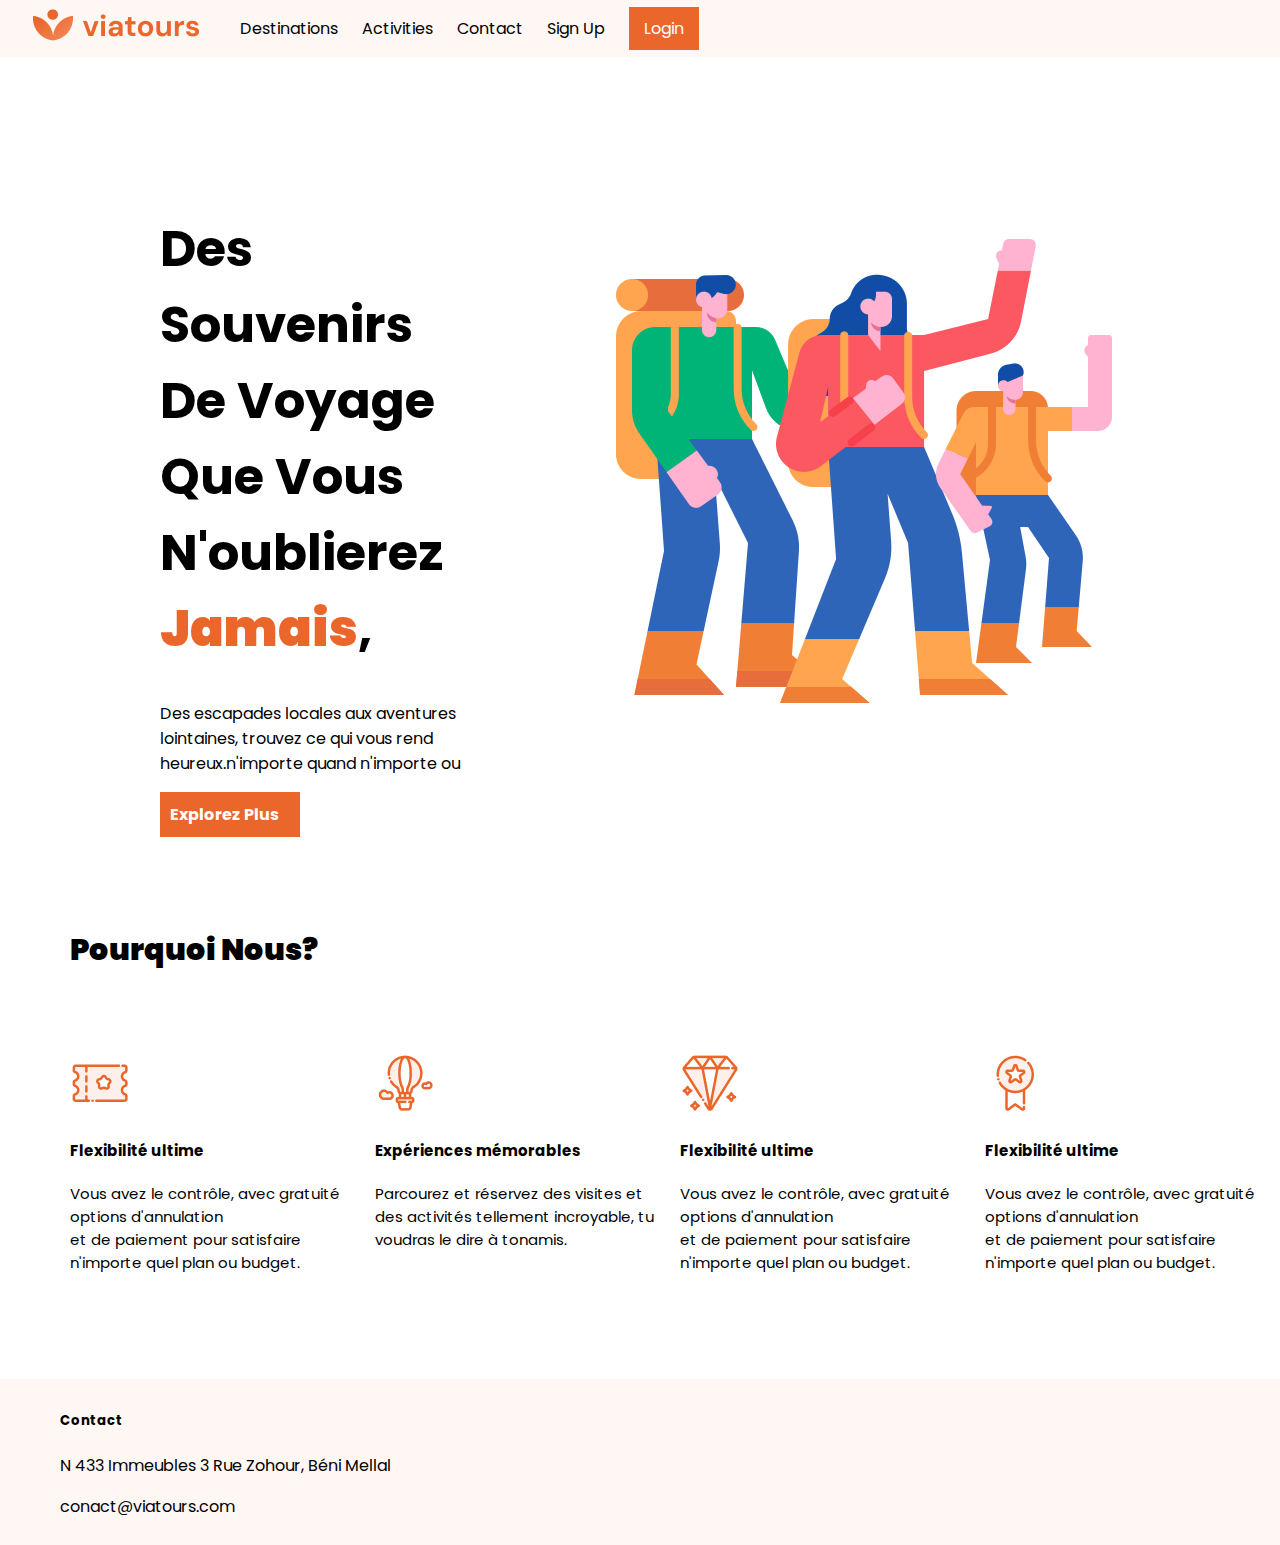
<file: index.html>
<!DOCTYPE html>
<html lang="en">

<head>
    <meta charset="UTF-8">
    <link rel="stylesheet" href="index.css">
    <title>Viatours</title>
</head>

<body>
    <header>
        <div class="The_header"> <!--container-->
            <a href="#" class="logo">
                <img src="images/Media/logo.svg.png" alt="Logo">
            </a>
            <nav>
                <ul>
                    <li><a href="destinations.html">Destinations</a></li>
                    <li><a href="activities.html">Activities</a></li> 
                    <li><a href="contact.html">Contact</a></li>
                    <li><a href="sign.html">Sign Up</a></li>
                    <li><a href="login.html" class="login_button">Login</a></li>
                </ul>
            </nav>
        </div>
        
    </header>
    <div class="My_main">   <!--row-->
        
        <div class="left_section"> <!--left-->
            <h1>Des Souvenirs De Voyage Que Vous N'oublierez <b>Jamais</b>,</h1>
            <p>Des escapades locales aux aventures lointaines, trouvez ce qui vous rend heureux.n'importe quand n'importe ou</p>
            <a href="#">
                <div class="button">Explorez Plus</div>
            </a>
        </div>
        <div class="right_section"> <!--right-->
            <img src="images/Media/Big_pic.png" alt="img">
        </div>
    </div>
    <div>
        <h3>Pourquoi Nous?</h3>
    </div>
    <div class="section">
        
        <div>
            <a href="#"><img src="images/Media/ticket.svg.png" alt="ticket"></a>
            <h4>Flexibilité ultime</h4>
            <p>Vous avez le contrôle, avec gratuité options d'annulation<br> et de paiement pour satisfaire n'importe quel plan ou budget.</p>
        </div>
        <div>
            <a href="#"><img src="images/Media/hot-air-balloon.svg.png" alt="hot_air"></a>
            <h4>Expériences mémorables</h4>
            <p>Parcourez et réservez des visites et des activités tellement incroyable, tu voudras le dire à tonamis.</p>
        </div>
        <div>
            <a href="#/"><img src="images/Media/diamond.svg fill.png" alt="diamond"></a>
            <h4>Flexibilité ultime</h4>
            <p>Vous avez le contrôle, avec gratuité options d'annulation<br> et de paiement pour satisfaire n'importe quel plan ou budget.</p>
        </div>
        <div>
            <a href="#"><img src="images/Media/medal.svg fill.png" alt="medal"></a>
            <h4>Flexibilité ultime</h4>
            <p>Vous avez le contrôle, avec gratuité options d'annulation<br> et de paiement pour satisfaire n'importe quel plan ou budget.</p>
        </div>
    </div>
    <footer>
            <div class="foot">
                <h5>Contact</h5>
                <p>N 433 Immeubles 3 Rue Zohour, Béni Mellal</p>  
                <p>conact@viatours.com</p>     
            </div>  
    </footer>
</body>
</html>
</file>
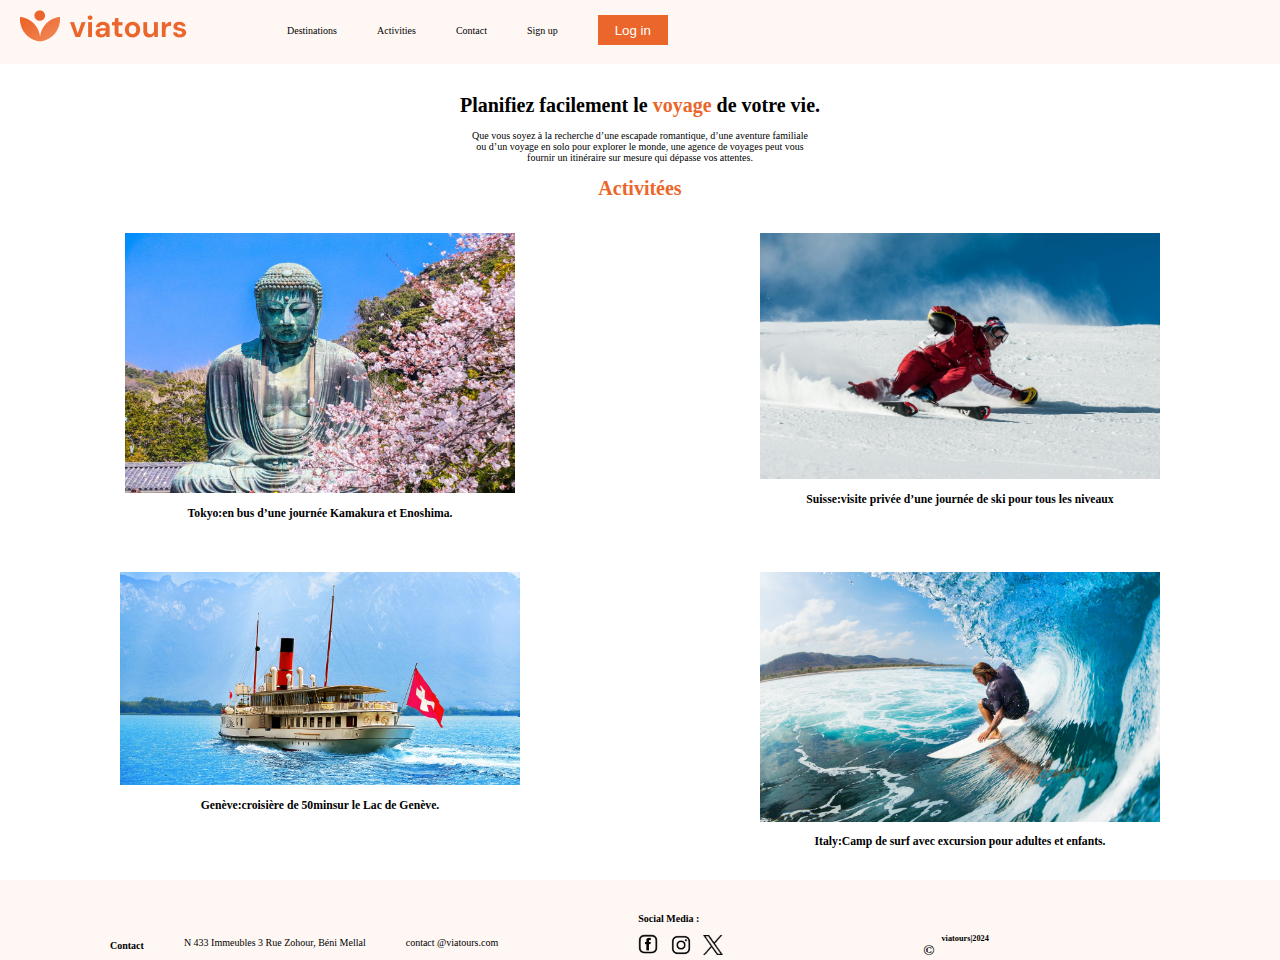
<file: activities.html>
<!DOCTYPE html>
<html lang="en">
<head>
    <meta charset="UTF-8">
    <title>activities | viatours</title>
    <meta name="viewport" content="width=device-width, initial-scale=1.0">
   
    <link rel="stylesheet" href="activities.css">
</head>
<body>
    <header>
        <div class="navbar">
            <div class="logo">
                <img src="images/Media/logo.svg.png" alt="Viatours">
            </div>
            <div>
               <ul class="navbar_list">
                <li class="navbar_item">
                    <a class="navbar_link" href="destinations.html">Destinations</a>
                </li>
                <li class="navbar_item">
                    <a class="navbar_link" href="activities.html">Activities</a>
                </li>
                <li class="navbar_item">
                    <a class="navbar_link" href="contact.html">Contact</a>
                </li>
                <li class="navbar_item">
                    <a class="navbar_link" href="sign.html">Sign up</a>
                </li>
                <li><button class="login">Log in</button></li>
            </ul>
        </div>
    </div>
            
            
    </header>
    <main>
        <div class="title1">
            <div class="grand">
            <h1>Planifiez facilement le <span style="color: #EB662B;">voyage</span> de votre vie.</h1>
            <p>Que vous soyez à la recherche d’une escapade romantique, d’une aventure familiale<br>
                ou d’un voyage en solo pour explorer le monde, une agence de voyages peut vous<br>
                fournir un itinéraire sur mesure qui dépasse vos attentes.</p>
                <h1> <span style="color: #EB662B;">Activitées</span></h1>
            </div>
            <div class="title2">
                <div id="id1">
            <img src="images/activities_image/monument.jpg" alt="monument" style="width:390px">
            <h3>Tokyo:en bus d’une journée Kamakura et Enoshima.</h3>
            
                
            
                </div>
            <div id="id2">
             <img src="images/activities_image/Snowboard.jpg" alt="Snowboard" style="width:400px";>
             <h3>Suisse:visite privée d’une journée de ski pour tous les niveaux</h3>
            </div>
            <div id="id3">
                <img src="images/activities_image/croisiere-lac-leman.jpg" alt="croisiere-lac-leman" style="width:400px";>
                <h3>Genève:croisière de 50minsur le Lac de Genève.</h3>
            </div>
            <div id="id4">
            <img src="images/activities_image/surf.jpeg" alt="surf" style="width:400px" >
            <h3>Italy:Camp de surf avec excursion pour adultes et enfants.</h3>    
            </div>    
</body>
<footer>

    <ul>
        <li><h4>Contact</h4></li>
        <li><p>N 433 Immeubles 3 Rue Zohour, Béni Mellal</p></li>
        <li><p>contact @viatours.com</p></li>

    </ul>

    <div class="social">
        <h4> Social Media :</h4>
        <div class="logo_social">
            <a href="" ><img src="images/footer/activite_fb.png" class="social-media" alt="social"></a>
            <a href="" ><img src="images/footer/activite_insta.png" class="social-media" alt="social"></a>
            <a href="" ><img src="images/footer/activite_twitter.png" class="social-media" alt="social"></a>
        </div>
    </div>
    <div class="copyRight">
        <h2>&copy;</h2>
        <h5>viatours|2024</h5>
</div>
</footer>

</body>
</html>
</file>
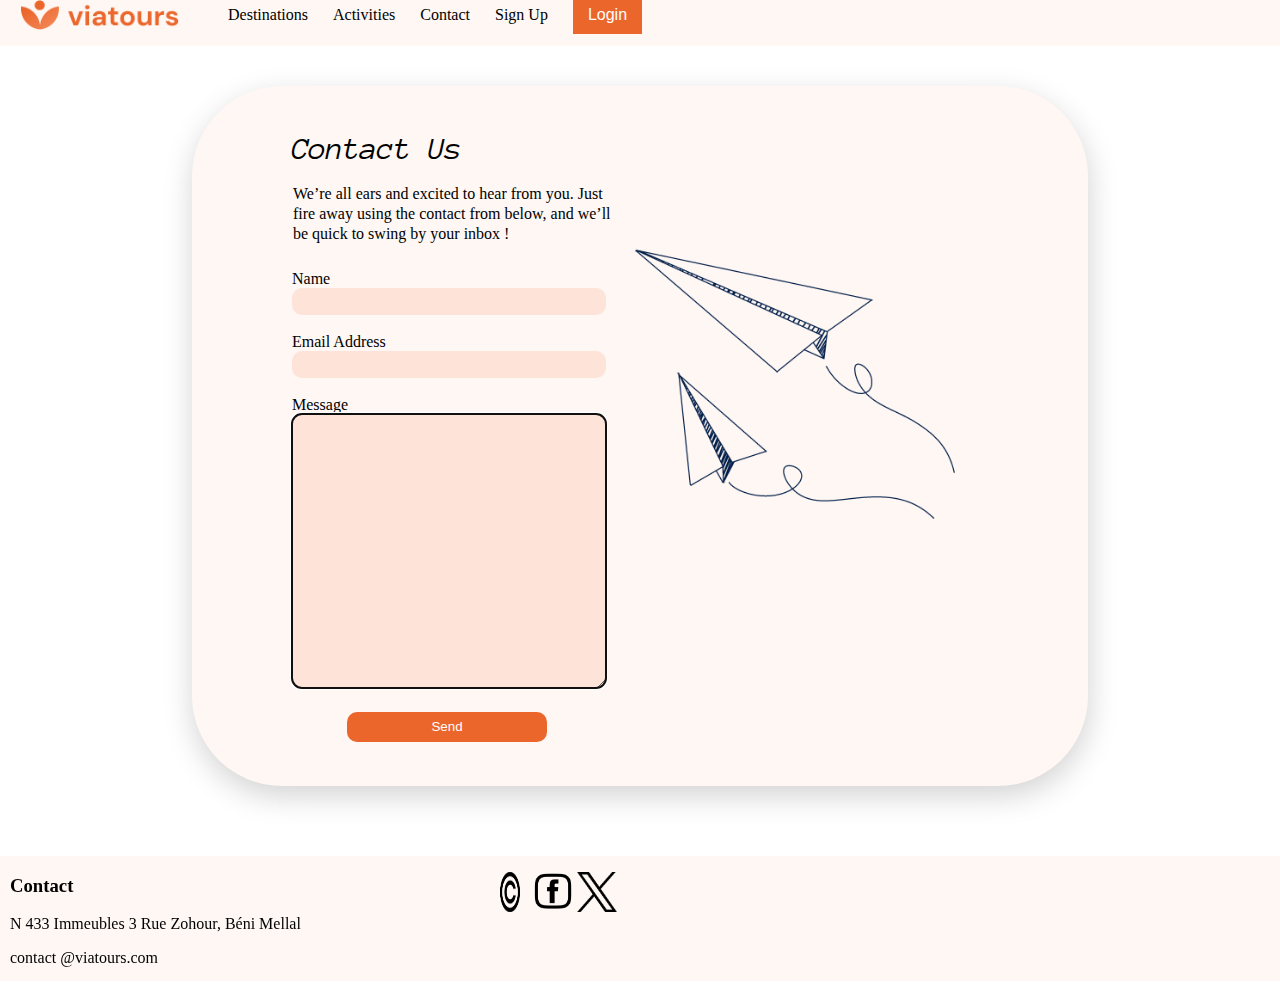
<file: contact.html>
<!DOCTYPE html>
<html lang="fr">

<head>
    <meta charset="UTF-8">
    <meta name="viewport" content="width=device-width, initial-scale=1.0">
    <meta name="Description" content="contact page">
    <meta name="author" content="Taoufik">
    <meta name="keywords" content="viatours,viatours contact,Contact, contact us ,support page">
    <title>Contact | viatours</title>
    <link rel="stylesheet" href="contact.css">
</head>

<body>

    <header>
        <!-------------------------------NavBar---------------------------------->
        <div class="logonav">
            <a href="index.html" class="logoo">
                <img src="images/Media/logo.svg.png" alt="logo"">
            </a>
            <a href="#" class="icone">
                <img src="images/contact_image/icone.png" alt="burger_icone">
            </a>
        </div>
        <nav>
            <ul class="navlist">
                <li><a href="destinations.html" class="navword">Destinations</a></li>
                <li><a href="activities.html" class="navword">Activities</a></li>
                <li><a href="contact.html" class="navword">Contact</a></li>
                <li><a href="sign.html" class="navword">Sign Up</a></li>
                <li><a href="login.html" class="login_button"">Login</a></li>
        </ul>
    </nav>
<!---------------------------------Body----------------------------------->   
<!---------------------------------left-side----------------------------------->   
</header>
    <main>
        <div class="container">
                <div class="left-side">
                            <div class="left-Top">
                                      <h1>Contact Us</h1>
                                      <p> We’re all ears and excited to hear from you. Just fire
                                         away using the contact from below, and we’ll be
                                         quick to swing by your inbox !</p>
                            </div>
                            <div class="left-down">
                                    <div class="Name-field">
                                        <label for="Name">Name</label>
                                        <br>
                                        <input type="text" id="Name" class="inputStyle" >
                                    </div>
                                    <div class="Email-field">
                                        <br>
                                        <label for="Email-address">Email Address</label>
                                        <br>
                                        <input type="text" id="Email-address" class="inputStyle">
                                    </div>
                                    <div class="Message-feild">
                                        <br>
                                        <label for="Message">Message</label>
                                        <br>
                                        <textarea id="Message" class="inputStyle" autofocus></textarea>
                                    </div>
                                    <div class="send-button">
                                        <input type="submit" class="send" value="send">
                                    </div>

                            </div>
                </div>
<!---------------------------------right-side------------------------------------>                   
                 <div class="right-side">
                            <img src="images/contact_image/papier-plan.png" alt="papier plan">
                 </div>
        </div>
    </main>

    <footer>
            <div class="footer-info">
                 <h3>Contact</h3>
                 <p>N 433 Immeubles 3 Rue Zohour, Béni Mellal</p>
                 <p>contact @viatours.com</p>
            </div>
            <dir class="footer-images">
                <img src="images/footer/activite_copyright.png" alt="copyright" id="copyright">
                <img src="images/footer/activite_fb.png" alt="facebook" id="facebook">
                <img src="images/footer/activite_twitter.png" alt="x" id="x">
            </dir>

    </footer>
</body>

</html>
</file>
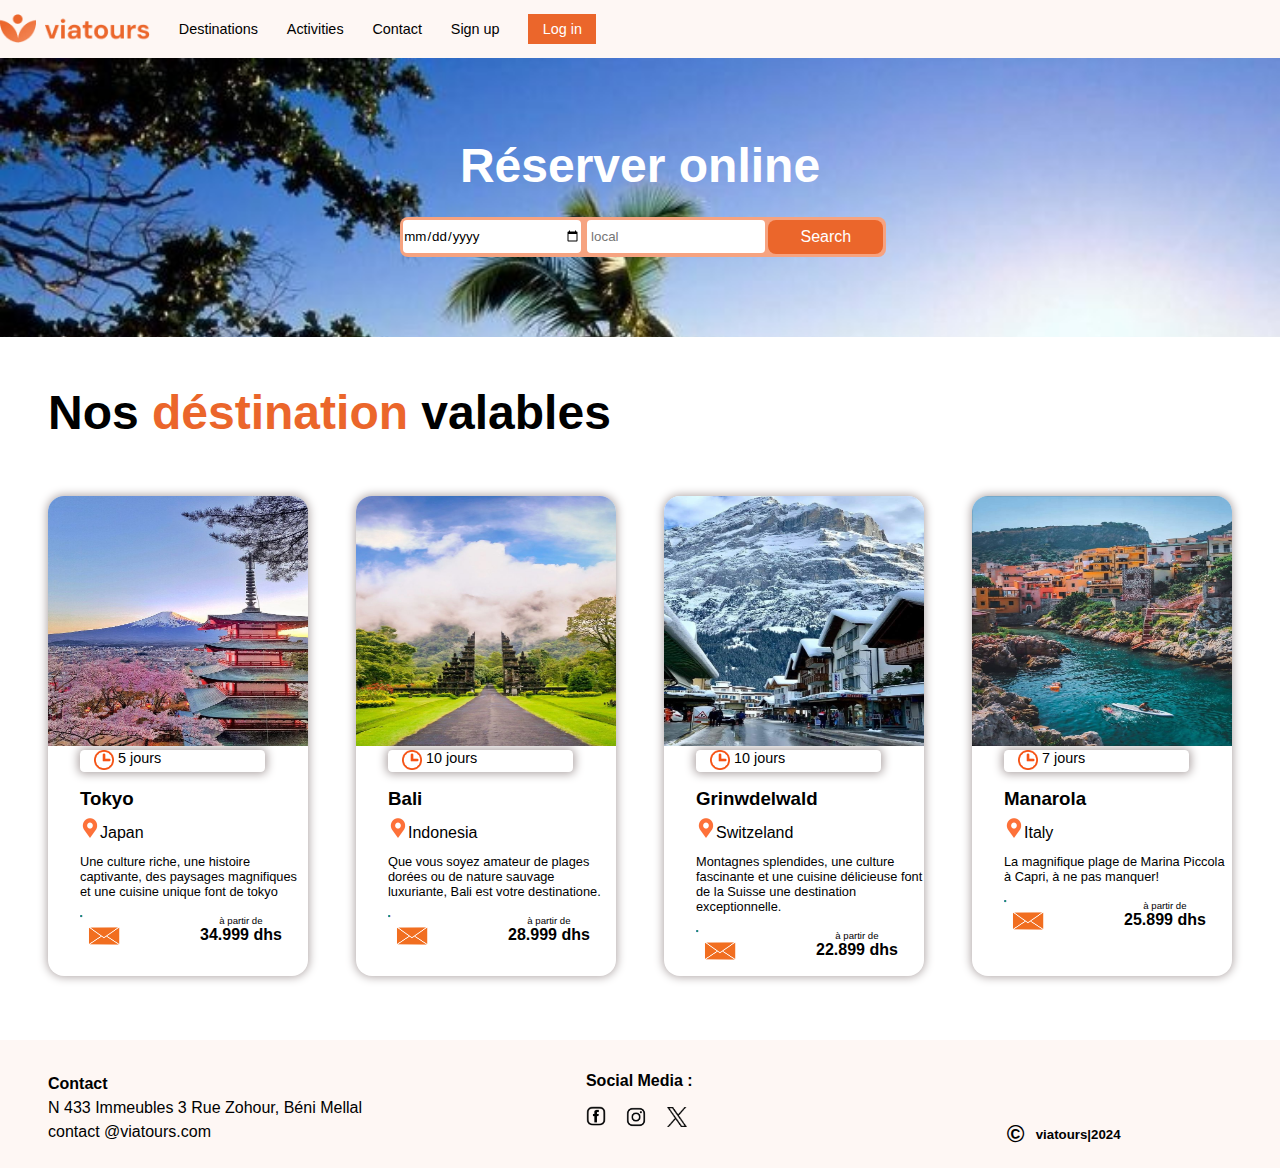
<file: destination.html>
<!DOCTYPE html>
<html lang="en">
<head>
    <meta charset="UTF-8">
    <meta name="viewport" content="width=device-width, initial-scale=1.0">
    <link rel="stylesheet" href="destination.css">
    <link rel="stylesheet" href="https://stackpath.bootstrapcdn.com/font-awesome/4.7.0/css/font-awesome.min.css">
    <title>Document</title>
</head>

<body>
    <header>
        <img src="/images/Media/logo.svg.png" class="logo"/>
            <nav>
                <ul>
                    <li><a href="#destinations">Destinations</a></li>
                    <li><a href="#activities">Activities</a></li>
                    <li><a href="#contact">Contact</a></li>
                    <li><a href="#signup">Sign up</a></li>
                    <li><a href="#login" class="logIn">Log in</a></li>
                </ul>    
            </nav>
    </header>

    <main>
        <section class="upper">
                <h1>Réserver online</h1>
            <div class="search">
                <input type="date" placeholder="">
                <i class="fa-solid fa-location-dot"></i>
                <input  type="local" placeholder=" local">
                <a href="" class="search_buttom">Search</a>
            </div>
        </section>
        <h1 id="nos">Nos <span style="color:#EB662B;">déstination </span>valables</h1>
        <section class="cartes">
                <div class="carte">
                    <img src="images/destination_image/destination_japan.jpg" alt="tokyo" class="dest">

                   <div class="description">
                        <div class="date">
                            <img src="images/destination_image/destination_time.png" class="time" alt="time">
                            <p>5 jours</p>
                        </div>
                        <div class="under-pic">
                                <h3>Tokyo</h3>
                            <p><img src="images/destination_image/destination_locali_orange.png" class="local">Japan</p>
                            <p class="txt">Une culture riche, une histoire captivante, des paysages magnifiques et une cuisine unique font de tokyo</p>
                                <div class="prix">
                                    <img src="images/destination_image/destination_mail.png" alt="mail" class="mail">
                                    <div>
                                        <p id="pp">à partir de</p>
                                        <h4>34.999 dhs</h4>
                                    </div>
                                 </div>
                        
                        </div>
                   </div>
                </div>



                   
                <div class="carte">
                    <img src="images/destination_image/destination_bali.jpg" alt="tokyo" class="dest">

                   <div class="description">
                        <div class="date">
                            <img src="images/destination_image/destination_time.png" class="time" alt="time">
                            <p>10 jours</p>
                        </div>
                        <div class="under-pic">
                                <h3>Bali</h3>
                            <p><img src="images/destination_image/destination_locali_orange.png" class="local">Indonesia</p>
                            <p class="txt">Que vous soyez amateur de plages dorées ou de nature sauvage luxuriante, Bali est votre destinatione.</p>
                                <div class="prix">
                                    <img src="images/destination_image/destination_mail.png" alt="mail" class="mail">
                                    <div>
                                        <p id="pp">à partir de</p>
                                        <h4>28.999 dhs</h4>
                                    </div>
                                 </div>
                        
                        </div>
                   </div>
                </div>


                <div class="carte">
                    <img src="images/destination_image/destination_suisse.jpg" alt="tokyo" class="dest">

                   <div class="description">
                        <div class="date">
                            <img src="images/destination_image/destination_time.png" class="time" alt="time">
                            <p>10 jours</p>
                        </div>
                        <div class="under-pic">
                                <h3>Grinwdelwald</h3>
                            <p><img src="images/destination_image/destination_locali_orange.png" class="local">Switzeland</p>
                            <p class="txt">Montagnes splendides, une culture fascinante et une cuisine délicieuse font de la Suisse une destination exceptionnelle.</p>
                                <div class="prix">
                                    <img src="images/destination_image/destination_mail.png" alt="mail" class="mail">
                                    <div>
                                        <p id="pp">à partir de</p>
                                        <h4>22.899 dhs</h4>
                                    </div>
                                 </div>
                        
                        </div>
                   </div>
                </div>



                <div class="carte">
                    <img src="images/destination_image/destination_italy.jpg" alt="tokyo" class="dest">

                   <div class="description">
                        <div class="date">
                            <img src="images/destination_image/destination_time.png" class="time" alt="time">
                            <p>7 jours</p>
                        </div>
                        <div class="under-pic">
                                <h3>Manarola</h3>
                            <p><img src="images/destination_image/destination_locali_orange.png" class="local">Italy</p>
                            <p class="txt">La magnifique plage de Marina Piccola à Capri, à ne pas manquer!</p>
                                <div class="prix">
                                    <img src="images/destination_image/destination_mail.png" alt="mail" class="mail">
                                    <div>
                                        <p id="pp">à partir de</p>
                                        <h4>25.899 dhs</h4>
                                    </div>
                                 </div>
                        
                        </div>
                   </div>

                </div>
            
        </section>
    </main>

    <footer>

        <ul>
            <li><h4>Contact</h4></li>
            <li><p>N 433 Immeubles 3 Rue Zohour, Béni Mellal</p></li>
            <li><p>contact @viatours.com</p></li>

        </ul>

        <div class="social">
            <h4> Social Media :</h4>
            <div class="logo_social">
                <a href="" ><img src="images/footer/activite_fb.png" class="social-media" alt="social"></a>
                <a href="" ><img src="images/footer/activite_insta.png" class="social-media" alt="social"></a>
                <a href="" ><img src="images/footer/activite_twitter.png" class="social-media" alt="social"></a>
            </div>
        </div>
        <div class="copyRight">
            <h2>&copy;</h2>
            <h5>viatours|2024</h5>
    </div>
    </footer>
    
</body>
</html>
</file>
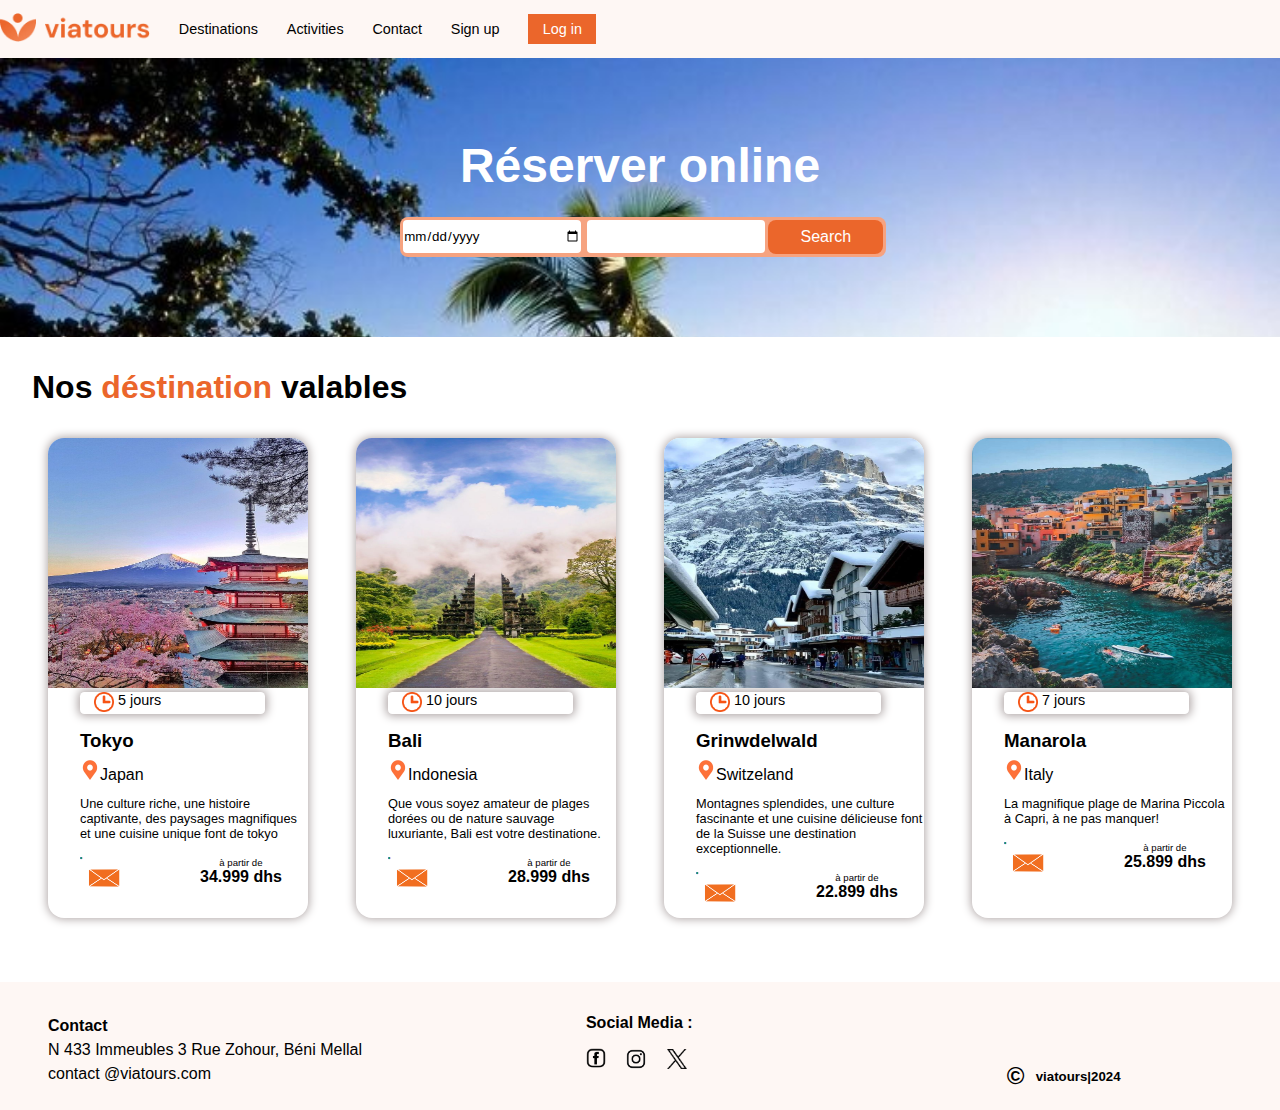
<file: destinations.html>
<!DOCTYPE html>
<html lang="en">
<head>
    <meta charset="UTF-8">
    <meta name="viewport" content="width=device-width, initial-scale=1.0">
    <link rel="stylesheet" href="destinations.css">
    <title>Document</title>
</head>

<body>
    <header>
        <a href="index.html"><img src="images/Media/logo.svg.png"  class="logo" alt="logo"></a>
            <nav>
                <ul>
                    <li><a href="destinations.html">Destinations</a></li>
                    <li><a href="activities.html">Activities</a></li>
                    <li><a href="contact.html">Contact</a></li>
                    <li><a href="sign.html">Sign up</a></li> 
                </ul>   
            </nav>
            <a href="login.html" class="logIn">Log in</a>
    </header>

    <main>
        <section class="upper">
                <h1>Réserver online</h1>
            <div class="search">
                <input type="date">
                <i class="fa-solid fa-location-dot"></i>
                <input  type="local" class="hide">
                <a href="" class="search_buttom">Search</a>
            </div>
        </section>
        <h2 id="nos">Nos <span style="color:#EB662B;">déstination </span>valables</h2>
        <section class="cartes">
                <div class="carte">
                    <img src="images/destination_image/destination_japan.jpg" alt="tokyo" class="dest">

                   <div class="description">
                        <div class="date">
                            <img src="images/destination_image/destination_time.png" class="time" alt="time">
                            <p>5 jours</p>
                        </div>
                        <div class="under-pic">
                                <h3>Tokyo</h3>
                            <p><img src="images/destination_image/destination_locali_orange.png" class="icon" alt="Japan">Japan</p>
                            <p class="txt">Une culture riche, une histoire captivante, des paysages magnifiques et une cuisine unique font de tokyo</p>
                                <div class="prix">
                                    <img src="images/destination_image/destination_mail.png" alt="mail" class="mail">
                                    <div>
                                        <p class="pp">à partir de</p>
                                        <h4>34.999 dhs</h4>
                                    </div>
                                 </div>
                        
                        </div>
                   </div>
                </div>



                   
                <div class="carte">
                    <img src="images/destination_image/destination_bali.jpg" alt="Bali" class="dest">

                   <div class="description">
                        <div class="date">
                            <img src="images/destination_image/destination_time.png" class="time" alt="time">
                            <p>10 jours</p>
                        </div>
                        <div class="under-pic">
                                <h3>Bali</h3>
                            <p><img src="images/destination_image/destination_locali_orange.png" class=" icon" alt="Indonesia">Indonesia</p>
                            <p class="txt">Que vous soyez amateur de plages dorées ou de nature sauvage luxuriante, Bali est votre destinatione.</p>
                                <div class="prix">
                                    <img src="images/destination_image/destination_mail.png" alt="mail" class="mail">
                                    <div>
                                        <p class="pp">à partir de</p>
                                        <h4>28.999 dhs</h4>
                                    </div>
                                 </div>
                        
                        </div>
                   </div>
                </div>


                <div class="carte">
                    <img src="images/destination_image/destination_suisse.jpg" alt="Grinwdelwald" class="dest">

                   <div class="description">
                        <div class="date">
                            <img src="images/destination_image/destination_time.png" class="time" alt="time">
                            <p>10 jours</p>
                        </div>
                        <div class="under-pic">
                                <h3>Grinwdelwald</h3>
                            <p><img src="images/destination_image/destination_locali_orange.png" class="icon" alt="Switzeland">Switzeland</p>
                            <p class="txt">Montagnes splendides, une culture fascinante et une cuisine délicieuse font de la Suisse une destination exceptionnelle.</p>
                                <div class="prix">
                                    <img src="images/destination_image/destination_mail.png" alt="mail" class="mail">
                                    <div>
                                        <p class="pp">à partir de</p>
                                        <h4>22.899 dhs</h4>
                                    </div>
                                 </div>
                        
                        </div>
                   </div>
                </div>



                <div class="carte">
                    <img src="images/destination_image/destination_italy.jpg" alt="tokyo" class="dest">

                   <div class="description">
                        <div class="date">
                            <img src="images/destination_image/destination_time.png" class="time" alt="time">
                            <p>7 jours</p>
                        </div>
                        <div class="under-pic">
                                <h3>Manarola</h3>
                            <p><img src="images/destination_image/destination_locali_orange.png" class="icon" alt="italy">Italy</p>
                            <p class="txt">La magnifique plage de Marina Piccola à Capri, à ne pas manquer!</p>
                                <div class="prix">
                                    <img src="images/destination_image/destination_mail.png" alt="mail" class="mail">
                                    <div>
                                        <p class="pp">à partir de</p>
                                        <h4>25.899 dhs</h4>
                                    </div>
                                 </div>
                        
                        </div>
                   </div>

                </div>
            
        </section>
    </main>

    <footer>

        <ul>
            <li><h4>Contact</h4></li>
            <li><p>N 433 Immeubles 3 Rue Zohour, Béni Mellal</p></li>
            <li><p>contact @viatours.com</p></li>

        </ul>

        <div class="social">
            <h4> Social Media :</h4>
            <div class="logo_social">
                <a href="" ><img src="images/footer/activite_fb.png" class="social-media" alt="social"></a>
                <a href="" ><img src="images/footer/activite_insta.png" class="social-media" alt="social"></a>
                <a href="" ><img src="images/footer/activite_twitter.png" class="social-media" alt="social"></a>
            </div>
        </div>
        <div class="copyRight">
            <h2>&copy;</h2>
            <h5>viatours|2024</h5>
    </div>
    </footer>
    
</body>
</html>
</file>
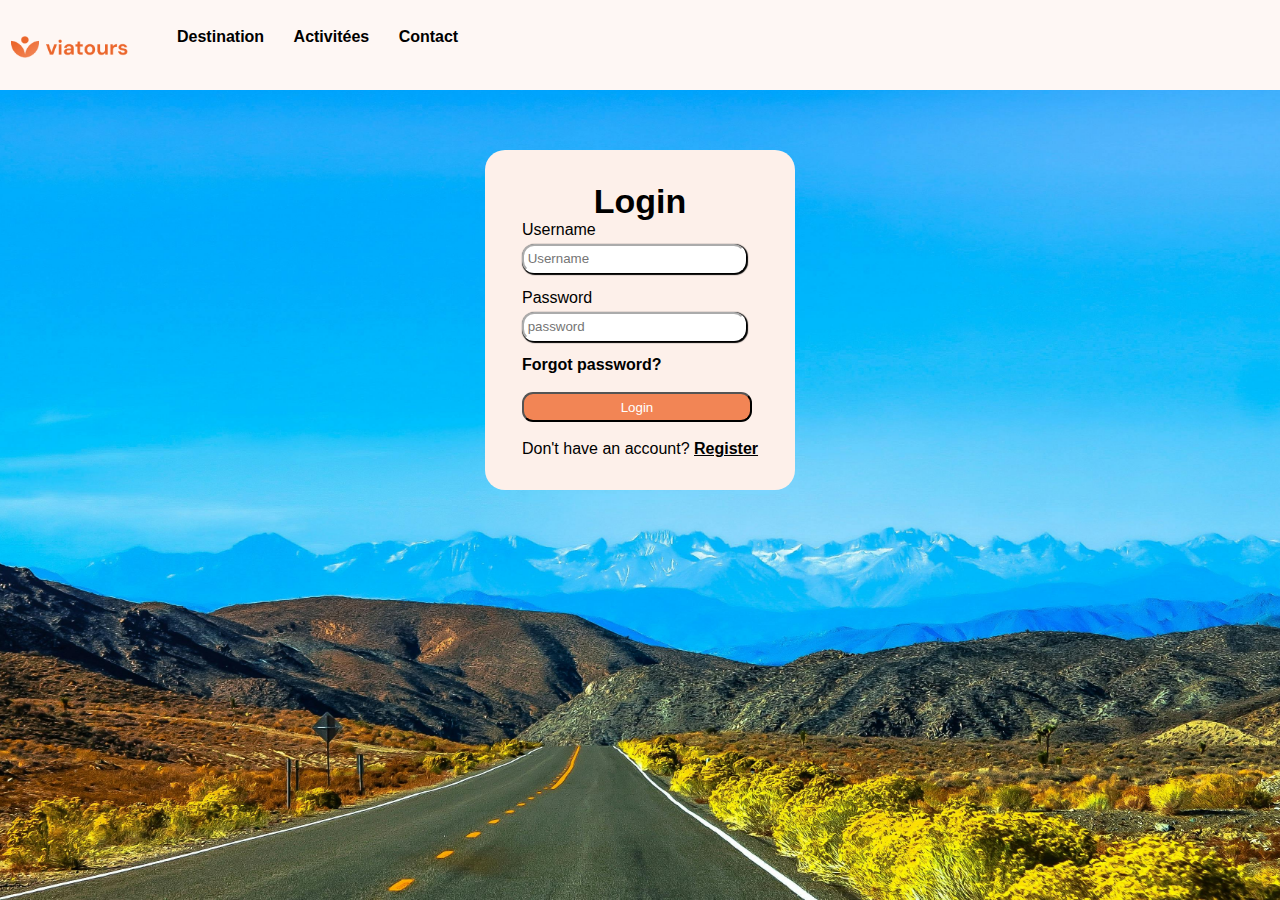
<file: login.html>
<!DOCTYPE html>
<html lang="en">
<head>
    <meta charset="UTF-8">
    <meta name="viewport" content="width=, initial-scale=1.0">
    <link rel="stylesheet" href="login.css">
    <title>Document</title>
</head>
<header>
    <a href="index.html"><img src="images/Media/logo.svg.png" alt="Description" class="logo"></a>
    <nav>
        <div class="nav">
        <a href="destination.html">Destination</a>
        <a href="activities.html">Activitées</a>
        <a href="contact.html">Contact</a>
       
        </div>
       
    </nav>


</header>
    <body>
    <form>
        <h1>Login</h1>
        <label>Username</label>
        <input type="text" placeholder=" Username">   
        <br>
        <label>Password</label>       
        <input type="password" placeholder=" password">
        <br>
        
        <p><a href="#">Forgot password?</a></p>
        <br>
        <button>Login</button>
        <br>
        <p>Don't have an account? <a href="sign.html"><u>Register</u></a></p>
    </form>
</body>
</html>
</file>
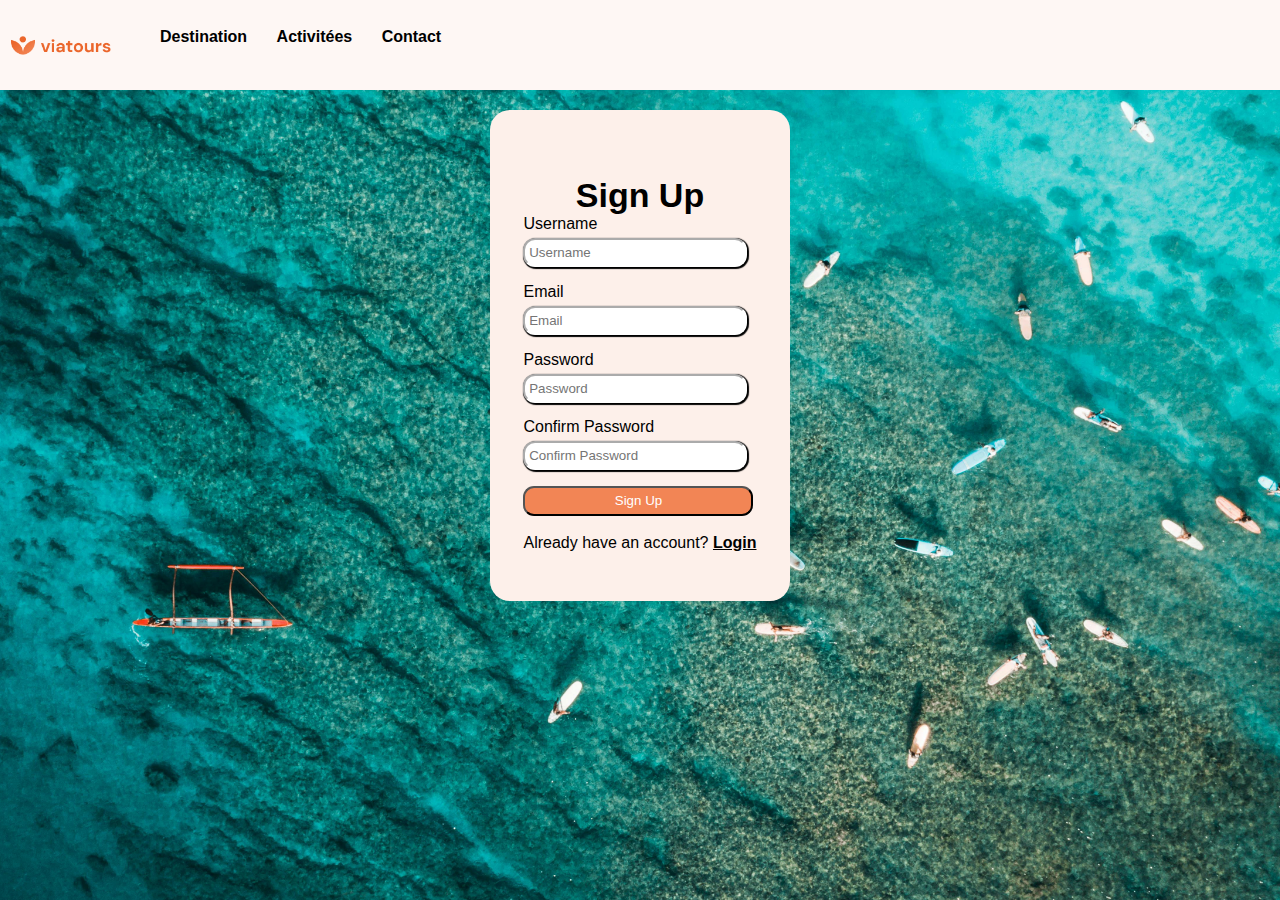
<file: sign.html>
<!DOCTYPE html>
<html lang="en">
<head>
    <meta charset="UTF-8">
    <meta name="viewport" content="width=, initial-scale=1.0">
    <link rel="stylesheet" href="sign.css">
    <title>Sign Up</title>
</head>
<header>
    <a href="index.html"><img src="images/Media/logo.svg.png" alt="Description" class="logo"></a>
    <nav>
        <div class="nav">
        <a href="destination.html">Destination</a>
        <a href="activities.html">Activitées</a>
        <a href="contact.html">Contact</a>
       
        </div>
       
    </nav>


</header>
    <body>
    
  
    
    
    <form>
        <br>
        <h1>Sign Up</h1>
        <label>Username</label>
        <input type="text" placeholder=" Username">
        <br>
        
        
        <label>Email</label>
        <input type="email" placeholder=" Email">
        <br>

        <label>Password</label>       
        <input type="password" placeholder=" Password">
        <br>

        <label>Confirm Password</label>       
        <input type="password" placeholder=" Confirm Password">
        <br>
        <button>Sign Up</button>
        <br>
        <p>Already have an account? <a href="login.html"><u>Login</u></a></p>
      
    </form>
</body>
</html>
</file>
<file: index.css>
@import url('https://fonts.googleapis.com/css2?family=Poppins:ital,wght@0,100;0,200;0,300;0,400;0,500;0,600;0,700;0,800;0,900;1,100;1,200;1,300;1,400;1,500;1,600;1,700;1,800;1,900&display=swap');

/* Applying Poppins font to all elements */

* {
    font-family: "Poppins"; 
}

/* Resetting default margin and font for body */

body {
    font-family: 'Arial', sans-serif;
    margin: 0;
}

header .The_header {
    display: flex;
    align-content: flex-start;
    justify-content: flex-start;
    align-items: center;
    position: relative;
    padding-right: 191px;
}

.logo img{
    max-width: 100%;
    height: auto;
}

.login_button {
    background-color: #EB662B;
    color: #ffffff; 
    padding: 10px 15px;
}

nav li{
    display: inline-block;
    margin-right: 20px;
}

nav a{
    text-decoration: none;
    color: #000000;
}

header {
    background-color: #FEF7F4;
    color: #fff;
}
.The_header {
    width: 80%;
    margin: 0 auto;
}

.My_main {
      background-color: #fff;
      font-family: Arial, sans-serif;
      margin: 0;
      padding: 0;
      display: flex;
      justify-content: center;
      align-items: center;
      min-height: 100vh;
    }

    .left_section b  {
        color : #EB662B;
    }
    .My_main .right_section {
        float: right;
        padding: 70px;
        margin-right: 90px;
        margin-top: -50px;
    }

    .My_main .left_section {
        float: left;
        padding: 70px;
        margin-left: 90px;
    }

    h3 {
        margin-top: -30px;
        margin-left: 70px;
        font-size: 30px;
        font-weight: 900;
    }

    .section {
        display: flex;
        margin-left: 60px;
    }
    

    .section div{
        position: relative;
          margin: 10px;
          font-size: 15px;
          margin: auto;
          position: relative;
          margin: 0 4px 12px 10px;
          width: 500px;
          margin-bottom: 90px;
          margin-top: 50px;
        }
        .section  p h4 {
            margin: 0;
        }
        
        h1 {
            font-size: 50px;
        }
        
        .button {
            display: inline-block;
            text-decoration: none;
            background-color: #EB662B;
            color: #ffffff; 
            height: 25px;
            width: 120px;
            padding:  10px;
            font-weight: bold;
        }
        
        /* Footer Styles */
        
        footer {
            background-color: #FEF7F4;
        }
        .foot {
            padding: 10px;
            top : 20%;
            padding-left: 60px;
            position: relative;
        } 
        
        h5 foot {
            font-size: 15px;
            font-weight: bold;
        }
</file>
<file: activities.css>
html {
    font-size: 62.5%;
}

body {
    margin: 0;
}

ul {
    display: flex;
    list-style: none;
    text-align: center;
}

nav {
    display: flex;
}

.logo {
    margin: 20px;
    margin-top: 10px;
}

li {
    margin-left: 40px;
    margin-top: 15px;
}

a {
    text-decoration: none;
    color: black;
}

.login {
    background-color: #EB662B;
    border: none;
    color: white;
    width: 70px;
    height: 30px;
    margin-top: -10px;
}

header {
    background-color: #FEF7F4;
}

.grand {
    width: 370px;
    margin: auto;
    text-align: center;
    margin-top: 30px;
   
}



.navbar {
    display: flex;
}

.title2 {
    display: flex;
    flex-wrap: wrap;
    justify-content: center; 
    
}

.title2 > div {
    flex: 0 0 calc(50% - 40px);
    margin: 20px;
    text-align: center;
}

.title2 > div img {
    max-width: 100%; 
    height: auto; 
    object-fit: contain; 
}



footer {
    display: flex;
    gap: 14em;
    background-color: #FEF7F4;
    list-style-type: none;
    height: 5em;
    padding-top: 2em;
    padding-bottom: 1em;
    margin: 0;
    width: 100%;
    
}

footer ul {
    text-decoration: none;
    list-style-type: none;
    line-height: 1.5em;
    margin-left: 3em;
    height:5em;

    
}

.social h4 {
    margin-bottom: 1em;
}

.social-media {
    width: 20px;
    margin-right: 1em;
}

.copyRight {
    display: flex;
    gap: 0.7em;
    padding-left: 5em;
    padding-top: 3em;
}

h5 {
    margin-top: 0.5em;
    
}
@media only screen and (max-width: 767px) {
    .navbar_list {
        flex-direction: column;
        align-items: center;
    }

    .navbar_item {
        margin: 10px 0;
    }

    .logo {
        width: 80px;
    }

    .grand {
        width: 90%;
    }

    .title2 > div {
        flex: 0 0 100%;
    }
    footer {
        flex-direction: column;
        align-items: center;
    }

    footer ul {
        margin-bottom: 10px;
    }

    .social {
        margin-top: 10px;
    }

    .copyRight {
        margin-top: 10px;
    }
}
</file>
<file: contact.css>
@import url('https://fonts.googleapis.com/css2?family=Poppins:ital,wght@0,100;0,200;0,300;0,400;0,500;0,600;0,700;0,800;0,900;1,100;1,200;1,300;1,400;1,500;1,600;1,700;1,800;1,900&display=swap');
@import url('https://fonts.googleapis.com/css2?family=Anonymous+Pro:ital,wght@0,400;0,700;1,400;1,700&display=swap');

/* * {
    font-family: "Poppins", sans-serif;
    font-weight: 100;
    font-style: normal;
} */
body{
    margin: 0;
    padding: 0;
}

/*NavBar background*/
header{
    width: 100%;
    display: flex;
    background-color: #FEF7F4;
    color: #fff;
    height: 56px; 
    padding-left: 40px;
    margin-top: -10px;
    margin-left: -10px;


}
/*NavBar word sections  */
.navword{
    color: black;
    border-bottom: none;
    text-decoration: none;
    text-wrap: nowrap;
}
/*logo navbar*/
.logonav a img{
    width: auto;
    max-width: 100%;
    padding: 10px 0 20px 5px;
    margin-left: -14px;
    
}

/* burger_menu_icone */
.icone{
    position: relative;
    display: none;
}


/*NavBar desply flex */
header ul{
    display: flex;
    gap: 25px;
}
/*NavBar button  */
.login_button{
    background-color: #EB662B;
    font-family: 'Arial', sans-serif;
    color:white; 
    padding: 10px 15px;
    text-decoration: none;
    display: inline-block;
    margin-top: -20px;
}
/*Remove List Points*/
.navlist li{
    list-style: none;
}

/*------------------------Body----------------------------------*/

/*------------------------main-----------------------------*/

/*background main*/
main{
    background-color:#FEF7F4;
    box-shadow: 1px 10px 30px lightgrey;
    width: 70%;
    height: 700px;
    margin-left: auto;
    margin-right: auto;
    margin-top:40px;
    border-radius: 90px;

}
/*------------------------container-----------------------------*/
/* container > left-sidz > left-Top */




/*------------------------left-side-----------------------------*/

/*------------------------left-Top-----------------------------*/

.left-Top{
    padding-top: 25px;
    padding-left: 100px;
}
.left-Top h1{
    height: 30px;
    font-family: "Anonymous Pro", monospace;
    font-weight: 400;
    font-style:oblique;
}
.left-Top p{
    width: 320px;
    line-height: 20px;
    margin-left: -9px;    
}



/*------------------------left-side-----------------------------*/

/*------------------------left-down-----------------------------*/
.left-down{
    padding-top: 10px;
    padding-left: 100px;
}


.inputStyle{
    width: 310px;
    height: 25px;
    background-color:#FDE3D8;
    border-radius: 10px;
    border: none;
}

#Message{
    height:270px ;
}

.send{
    width: 200px;
    height:30px;
    margin-top: 20px;
    margin-left: 55px;
    border-radius: 10px;
    border: none;
    background-color: #EB662B;
    color: white;
    text-transform: capitalize;

}




/*------------------------container-----------------------------*/

/*------------------------righ-side-----------------------------*/

.container{
    display: flex;
}

.right-side img{
    width: 430px;
    height: 430px;
    margin-top: 50px;
    margin-left: -40px;
}


/*------------------------footer-----------------------------*/

footer{
    display: flex;
    gap: 150px;
    width:100%;
    background-color: #FEF7F4;
    height: 125px;
    margin-top: 70px;
   
}

.footer-info h3,p{
    padding-left: 10px;
}

#copyright{
    height: 40px;
    width: 38px;
}
#facebook{
    height: 40px;
    width: 40px;
}
#x{
    height: 40px;
    width: 40px;
}


/*------------------------Responsive-----------------------------*/

@media (max-width: 430px) {
    .right-side img {
        display: none;
    }

    .icone{
        display: block;
        position: relative;
        top:-55px;
        left: 250px;
        width: 40px;
        height: 5px;
    }

    main{
        height: 600px;
    }

    .inputStyle{
        height: 35px;
    }

    .send{
        height: 50px;
    }


    body {
        font-size: 14px;
    }

    main {
        width: 100%;
    }

    .left-Top {
        padding-left: 20px;
    }

    .left-down{
        margin-left: -80px;
    }

    .inputStyle {
        width: 100%;
    }

    #Message {
        height: 150px; 
    }

    .send {
        width: 100%;
        margin-left: 0;
    }

    header ul {
        display: none;
    }

    .logonav a img {
        margin-left: 60px;
        
    }


    .left-Top p{
        margin-top: -10px;
        text-align: center;
    }
    .left-Top h1{
        font-weight: bold;
        margin-left: 85px;
        margin-top: -15px;
    }

    .footer-images img{
        display: none;
    }

    .footer-info{
        font-size: 13px;
        /* display: flex; */
        gap: 20px;
    }



}

/* version final */
</file>
<file: destination.css>
*{
    margin: 0;
    padding: 0;
    font-family: Verdana, Geneva, Tahoma, sans-serif;
}


header {
    align-items: center;
    background-color: #FEF7F4;
    height: 4em;
    display: flex;
    gap: 2em;
    font-size: 90%;
}

.logo{
    width: 150px;
}

nav ul{
    display: flex;
    list-style-type: none;
    gap: 2em;
}

a{
    color: black;
    text-decoration: none;
}

.logIn{
    background-color: #EB662B;
    padding: 0.5em 1em;
    font-size: 100%;
    color: white;
}
.upper{
    background-image: url(images/destination_image/destination_background.jpg);
    background-size: cover;
    padding: 5em;
}

h1{
    color: white;
    font-family: 'Trebuchet MS', 'Lucida Sans Unicode', 'Lucida Grande', 'Lucida Sans', Arial, sans-serif;
    font-size: 3em;
    padding-bottom: 0.5em;
    text-align: center;
}

.search{
    display: flex;
    background-color: #f6a380;
    gap: 0.2em;
    margin-left: 20em;
    padding: 0.2em ;
    width: 30em; 
    border-radius: 0.5em;
}

.search_buttom{
    color: white;
    background-color: #EB662B;
    padding: 0.5em 2em;
    border-radius: 0.5em;
}

input{
    width:500PX;
    height: 2.5em;
    border-radius: 0.3em;
    border: none;
}

#nos{
    color: black;
    text-align: left;
    margin-top: 1em;
    margin-left: 1em;
    font-family: 'Trebuchet MS', 'Lucida Sans Unicode', 'Lucida Grande', 'Lucida Sans', Arial, sans-serif;
}

.cartes{
    display: flex;
    margin-right: 6em;
    margin-left: 3em;
    gap: 3em;
}

.carte{
    margin-top: 2em;
    margin-bottom: 4em;
    width: 260px;
    background-color: white;
    box-shadow: 0 0 10px 1px rgb(174, 165, 165);
    border-radius: 1em;
}

.dest{
    width: 260px;
    height: 250px;
    border-radius: 1em 1em 0 0;
}

.date{
    display: flex;
    gap: 2%;
    background-color: white;
    box-shadow: 0 0 10px 2px rgb(174, 165, 165);
    margin-right: 3em;
    border-radius: 0.3em;
    height: 1.5em;
    font-size: 90%;
}

.under-pic{
    margin-top: 1em;
}

.description{
    margin-left: 2em;
}

.local{
    width: 20px;
    margin-top: 0.5em;
}
.mail{
    width: 40px;
    height: 30px;
}
.time{
    margin-left: 1em;
    width: 20px;
    height: 20px;
}

.txt{
    margin-top: 1em;
    font-size: 80%;
}

.prix{
    display: flex;
    gap: 5em;
    margin-top: 1em;
    margin-bottom: 1em;
}
#pp{
    font-size: 60%;
    text-align: center;
}



footer {
    display: flex;
    gap: 14em;
    background-color: #FEF7F4;
    list-style-type: none;
    height: 5em;
    padding-top:2em;
    padding-bottom:1em;
}

footer ul {
    text-decoration: none;
    list-style-type: none;
    line-height: 1.5em;
    margin-left: 3em;
}

.social h4{
   
   margin-bottom: 1em ;
}

.social-media{
    width: 20px;
    margin-right: 1em;
}

.copyRight{
    display: flex;
    gap: 0.7em;
    padding-left:5em ;
    padding-top: 3em;
}

h5{
    margin-top: 0.5em;
}
</file>
<file: destinations.css>
*{
    margin: 0;
    padding: 0;
    font-family: Verdana, Geneva, Tahoma, sans-serif;
}


header {
    align-items: center;
    background-color: #FEF7F4;
    height: 4em;
    display: flex;
    gap: 2em;
    font-size: 90%;
}

.logo{
    width: 150px;
}

nav ul{
    display: flex;
    list-style-type: none;
    gap: 2em;
}

a{
    color: black;
    text-decoration: none;
}

.logIn{
    background-color: #EB662B;
    padding: 0.5em 1em;
    font-size: 100%;
    color: white;
}
.upper{
    background-image: url(images/destination_image/destination_background.jpg);
    background-size: cover;
    padding: 5em;
}

h1{
    color: white;
    font-family: 'Trebuchet MS', 'Lucida Sans Unicode', 'Lucida Grande', 'Lucida Sans', Arial, sans-serif;
    font-size: 3em;
    padding-bottom: 0.5em;
    text-align: center;
}

.search{
    display: flex;
    background-color: #f6a380;
    gap: 0.2em;
    margin-left: 20em;
    padding: 0.2em ;
    width: 30em; 
    border-radius: 0.5em;
}

.search_buttom{
    color: white;
    background-color: #EB662B;
    padding: 0.5em 2em;
    border-radius: 0.5em;
}

input{
    width:500PX;
    height: 2.5em;
    border-radius: 0.3em;
    border: none;
}

#nos{
    color: black;
    text-align: left;
    margin-top: 1em;
    margin-left: 1em;
    font-family: 'Trebuchet MS', 'Lucida Sans Unicode', 'Lucida Grande', 'Lucida Sans', Arial, sans-serif;
    font-size: 200%;
}

.cartes{
    display: flex;
    margin-right: 6em;
    margin-left: 3em;
    gap: 3em;
}

.carte{
    margin-top: 2em;
    margin-bottom: 4em;
    width: 260px;
    background-color: white;
    box-shadow: 0 0 10px 1px rgb(174, 165, 165);
    border-radius: 1em;
}

.dest{
    width: 260px;
    height: 250px;
    border-radius: 1em 1em 0 0;
}

.date{
    display: flex;
    gap: 2%;
    background-color: white;
    box-shadow: 0 0 10px 2px rgb(174, 165, 165);
    margin-right: 3em;
    border-radius: 0.3em;
    height: 1.5em;
    font-size: 90%;
}

.under-pic{
    margin-top: 1em;
}

.description{
    margin-left: 2em;
}

.icon{
    width: 20px;
    margin-top: 0.5em;
}
.mail{
    width: 40px;
    height: 30px;
}
.time{
    margin-left: 1em;
    width: 20px;
    height: 20px;
}

.txt{
    margin-top: 1em;
    font-size: 80%;
}

.prix{
    display: flex;
    gap: 5em;
    margin-top: 1em;
    margin-bottom: 1em;
}
.pp{
    font-size: 60%;
    text-align: center;
}



footer {
    display: flex;
    gap: 14em;
    background-color: #FEF7F4;
    list-style-type: none;
    height: 5em;
    padding-top:2em;
    padding-bottom:1em;
}

footer ul {
    text-decoration: none;
    list-style-type: none;
    line-height: 1.5em;
    margin-left: 3em;
}

.social h4{
   
   margin-bottom: 1em ;
}

.social-media{
    width: 20px;
    margin-right: 1em;
}

.copyRight{
    display: flex;
    gap: 0.7em;
    padding-left:5em ;
    padding-top: 3em;
}

h5{
    margin-top: 0.5em;
}


@media only screen and (max-width:480px){

    *{
        margin: 0;
        padding: 0;
        font-family: Verdana, Geneva, Tahoma, sans-serif;
        width: auto;
    }
    
    
    header {
        background-color: #FEF7F4;
        height: 6em;
        display: flex;
        gap: 2em;
        font-size: 90%;
    }
    
    .logo{
        width: 150px;
    }
    
    nav ul{
        display:inline;
        gap: 2em;
    }
    
    a{
        color: black;
    }
    
    .logIn{
        display: inline;
        background-color: #EB662B;
        padding: 0.5em 1em;
        font-size: 100%;
        color: white;
    }
    .upper{
        background-image: url(images/destination_image/destination_background.jpg);
        background-size: cover;
        padding: 5em;
    }
    
    h1{
        color: white;
        font-family: 'Trebuchet MS', 'Lucida Sans Unicode', 'Lucida Grande', 'Lucida Sans', Arial, sans-serif;
        font-size: 2em;
        padding-bottom: 0.5em;
        text-align: center;
    }
    
    .search{
        width: auto;
        margin-left:1em ;
        display: inline;
    }
    .hide{
        visibility: hidden;
    }
    
    .search_buttom{
        color: white;
        background-color: #EB662B;
        border-radius: 0.5em;
    }
    
    input{
        width:auto;
        height: 2em;
        border-radius: 0.3em;
        border: none;
    }
    
    #nos{
        color: black;
        text-align: left;
        margin-top: 1em;
        margin-left: 1em;
        font-family: 'Trebuchet MS', 'Lucida Sans Unicode', 'Lucida Grande', 'Lucida Sans', Arial, sans-serif;
        font-size: 200%;
    }
    
    .cartes{
        display: grid;
        margin-right: 6em;
        margin-left: 3em;
        gap: 3em;
    }
    
    .carte{
        margin-top: 2em;
        margin-bottom: 4em;
        width: 260px;
        background-color: white;
        box-shadow: 0 0 10px 1px rgb(174, 165, 165);
        border-radius: 1em;
    }
    
    .dest{
        width: 260px;
        height: 250px;
        border-radius: 1em 1em 0 0;
    }
    
    .date{
        display: flex;
        gap: 2%;
        background-color: white;
        box-shadow: 0 0 10px 2px rgb(174, 165, 165);
        margin-right: 3em;
        border-radius: 0.3em;
        height: 1.5em;
        font-size: 90%;
    }
    
    .under-pic{
        margin-top: 1em;
    }
    
    .description{
        margin-left: 2em;
    }
    
    .icon{
        width: 20px;
        margin-top: 0.5em;
    }
    .mail{
        width: 40px;
        height: 30px;
    }
    .time{
        margin-left: 1em;
        width: 20px;
        height: 20px;
    }
    
    .txt{
        margin-top: 1em;
        font-size: 80%;
    }
    
    .prix{
        display: flex;
        gap: 5em;
        margin-top: 1em;
        margin-bottom: 1em;
    }
    .pp{
        font-size: 60%;
        text-align: center;
    }
    
    
    
    footer {
        display: flex;
        gap: 1em;
        background-color: #FEF7F4;
        list-style-type: none;
        height: 10em;
        padding-top:2em;
        padding-bottom:1em;
        font-size: 80%;
    }
    
    footer ul {
        text-decoration: none;
        list-style-type: none;
        line-height: 1em;
        margin-left: 3em;
        
    }
    
    .social h4{
       
       margin-bottom: 1em ;
    }
    
    .social-media{
        width: 20px;
        margin-right: 1em;
    }
    
    .copyRight{
        display: inline;
        gap: 0.7em;
        padding-left:5em ;
        padding-top: 3em;
    }
    
    h5{
        text-align: center;
        margin-right: 2em;
    }
    
}
</file>
<file: login.css>
@import url('https://fonts.googleapis.com/css2?family=Poppins:ital,wght@0,100;0,200;0,300;0,400;0,500;0,600;0,700;0,800;0,900;1,100;1,200;1,300;1,400;1,500;1,600;1,700;1,800;1,900&display=swap');
*{
    font-family: "Open Sans", sans-serif;
    margin: 0;/*hmch*/
    padding:0;
}
@media screen and (min-width:832px) {
    header{
        display: flex;
    
       
    }
    .nav a{
        font-size: medium;
        position: relative;
        left: 60px;
        top:28px;
        margin-right: 25px;
    }
    
}
@media screen and (max-width:832px) {
    header{
        display: grid;
    }
    .nav a{
        font-size:small;
        position: relative;
        left: 60px;
        top:5px;
        margin-right: 25px;
        }
    
}
header {
    position: relative;
    background-color: #FEF7F4;
    width: 100%;
    height: 10vh;
}

.logo {
    position: relative;
    top:40%;
    left: 11px;
    width:117px ;
    

}
.nav a{
    color: Black;
   
   
}

h1{
    font-size: 34px;
    display: flex;
    justify-content: center;
}

body{
    display: flex;
    flex-direction: column;
    align-items: center;
    background: url(images/login_image/pexels-2.jpg);
    background-repeat:no-repeat;
    background-size: cover;
    background-position: center;
    background-attachment: fixed;  
    justify-content: center;
}

form{
    width: 270px;
    height: 300px;
    display: grid;
    place-content:center;
    background-color: #FDF0EA;
    color: black;
    border-radius: 20px;
    padding-bottom: 1px;
    margin: 60px;
    padding:20px;
    
    
    
}

input{
    height:25px;
    width: 220px;
    border-radius: 12px;
    background-color: white;
    border-color:white;
    box-shadow: 1px 1px 1px 1px;
    place-content: center;
    margin-top: 5px;
    margin-bottom: -1%;
      
}

button{
    height: 30px;
    width: 230px;
    color: white;
    background-color: #F28555;
    border-color: black;
    border-radius: 11px;
    cursor: pointer;
}

a{
    text-decoration: none;
    color: black;
    font-weight: bold;
    cursor: pointer;
}
</file>
<file: sign.css>
@import url('https://fonts.googleapis.com/css2?family=Poppins:ital,wght@0,100;0,200;0,300;0,400;0,500;0,600;0,700;0,800;0,900;1,100;1,200;1,300;1,400;1,500;1,600;1,700;1,800;1,900&display=swap');
*{
    font-family: "Open Sans", sans-serif;
    margin: 0;/*hmch*/
    padding:0;
}
@media screen and (min-width:832px) {
    header{
        display: flex;      
    }

    .nav a{
        font-size: medium;
        position: relative;
        left: 60px;
        top:28px;
        margin-right: 25px;
    }

    
}
@media screen and (max-width:832px) {
    header{
        display: grid;
    }
    .nav a{
        font-size:small;
        position: relative;
        left: 60px;
        top:5px;
        margin-right: 25px;
        }
    
}
header {
    position: relative;
    background-color: #FEF7F4;
    width: 100%;
    height: 10vh;
}

.logo {
    position: relative;
    top:40%;
    left: 11px;
    width:100px ;
    

}
.nav a{
    color: Black;
   
   
}

h1{
    font-size: 34px;
    display: flex;
    justify-content: center;
}

body{
    display: flex;
    flex-direction: column;
    align-items: center;
    background: url(images/login_image/pexel.jpg);
    background-repeat:no-repeat;
    background-size: cover;
    background-position: center;
    background-attachment: fixed;  
    justify-content: center;
    object-fit: scale-down;

}

form{
    width: 300px;
    height: 490px;
    display: grid;
    place-content:center;
    background-color: #FDF0EA;
    color: black;
    border-radius: 20px;
    padding-bottom: 1px;
    margin-top: 20px;
      
}

input{
    height:25px;
    width: 220px;
    border-radius: 12px;
    background-color: white;
    border-color:white;
    box-shadow: 1px 1px 1px 1px;
    place-content: center;
    margin-top: 5px;
    margin-bottom: -1%;
      
}

button{
    height: 30px;
    width: 230px;
    color: white;
    background-color: #F28555;
    border-color: black;
    border-radius: 11px;
    cursor: pointer;
}

a{
    text-decoration: none;
    color: black;
    font-weight: bold;
    cursor: pointer;
}
</file>
